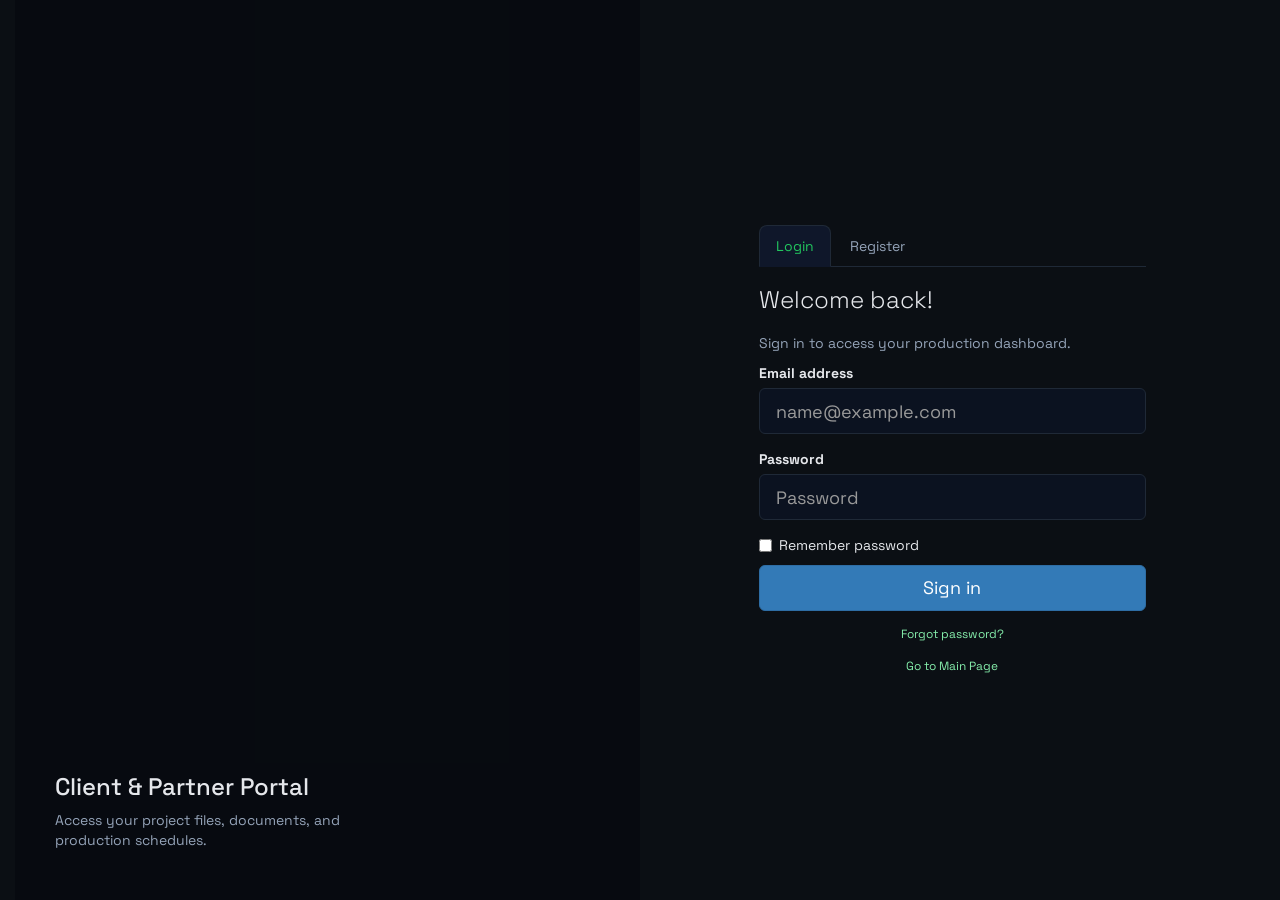
<file: index.html>
<!DOCTYPE html>
<html lang="en">
<head>
<meta charset="UTF-8">
<meta name="viewport" content="width=device-width, initial-scale=1">
<title>Creative Production House</title>
<link rel="preconnect" href="https://fonts.googleapis.com">
<link rel="preconnect" href="https://fonts.gstatic.com" crossorigin>
<link href="https://fonts.googleapis.com/css2?family=Space+Grotesk:wght@400;500;600;700&display=swap" rel="stylesheet">
<link href="https://cdn.jsdelivr.net/npm/bootstrap@5.3.3/dist/css/bootstrap.min.css" rel="stylesheet">
<link href="css/style.css" rel="stylesheet">
<script>
  (function () {
    var params = new URLSearchParams(window.location.search);
    if (params.get("auth") !== "1") {
      window.location.replace("login.html");
    }
  })();
</script>
</head>
<body>

<!-- Header -->
<header class="content-header text-white p-3">
<div class="container">
<h2 class="mb-1">Creative Production House</h2>
<p class="text-muted mb-0">Delivering high-quality visual content and creative media solutions.</p>
<nav class="mt-2">
<a href="login.html" class="btn btn-success me-2">Login / Register</a>
<a href="#content" class="btn btn-outline-light me-2">Content</a>
<a href="index.html" class="btn btn-outline-light">Home</a>
</nav>
</div>
</header>

<!-- Main Content -->
<div class="container my-4">
<div class="row">
<!-- Sidebar -->
<aside class="col-md-3 mb-3">
<div class="card content-card mb-3">
<div class="card-body">
<h5 class="card-title">Quick Access</h5>
<p class="card-text">Important shortcuts.</p>
<ul class="list-unstyled small text-muted mb-0">
<li>Our Portfolio</li>
<li>Behind the Scenes</li>
<li>Book a Session</li>
</ul>
</div>
</div>
<div class="card content-card mb-3">
<div class="card-body">
<h5 class="card-title">Production Stages</h5>
<p class="card-text">Our current active phases.</p>
<span class="badge content-badge me-1">Pre-Production</span>
<span class="badge content-badge me-1">Production</span>
<span class="badge content-badge">Post-Production</span>
</div>
</div>
<div class="card content-card mb-3">
<div class="card-body">
<h5 class="card-title">Services</h5>
<p class="card-text">What we can do for you.</p>
<ul class="list-unstyled small text-muted mb-0">
<li>Video Production</li>
<li>Post-Production</li>
<li>Equipment Rental</li>
</ul>
</div>
</div>
</aside>

<!-- Content -->
<main class="col-md-9" id="content">
<h3 class="fw-bold mb-3">Recent Projects</h3>
<p class="text-muted">Browse through our latest portfolio and creative endeavors.</p>
<div class="row">
<div class="col-md-6 mb-3">
<div class="card content-card h-100">
<div class="card-body">
<h5 class="card-title">Commercial Project</h5>
<p class="card-text">A recent commercial production showcasing dynamic visual storytelling.</p>
<a href="#" class="btn btn-outline-light">Watch Video</a>
</div>
</div>
</div>
<div class="col-md-6 mb-3">
<div class="card content-card h-100">
<div class="card-body">
<h5 class="card-title">Short Film Production</h5>
<p class="card-text">An independent short film highlighting our cinematic capabilities.</p>
<a href="#" class="btn btn-success">View Details</a>
</div>
</div>
</div>
</div>

<div class="card content-card mt-3">
<div class="card-body">
<h5 class="card-title">Project Announcement</h5>
<p class="card-text">
We are currently preparing for an upcoming major project. More details regarding collaboration and submissions will be shared soon.
</p>
<p class="card-text">
Stay tuned for further updates on our production schedule and related requirements.
</p>
<div class="d-flex flex-wrap gap-2">
<span class="badge content-badge">Coming Soon</span>
<span class="badge content-badge">Update</span>
<span class="badge content-badge">Announcement</span>
</div>
</div>
</div>
</main>
</div>
</div>

<!-- Footer -->
<footer class="content-footer text-white py-3">
<div class="container d-flex justify-content-between">
<div>
<h5 class="mb-1">Creative Studio</h5>
<small class="text-muted">© 2026 Creative Production House. All rights reserved.</small>
</div>
<div>
<a href="#" class="text-muted me-3">Privacy</a>
<a href="#" class="text-muted me-3">Terms</a>
<a href="#" class="text-muted">Support</a>
</div>
</div>
</footer>

<!-- Bootstrap JS -->
<script src="https://cdn.jsdelivr.net/npm/bootstrap@5.3.3/dist/js/bootstrap.bundle.min.js"></script>
</body>
</html>
</file>
<file: css/style.css>
body {
  font-family: "Space Grotesk", "Segoe UI", sans-serif;
  background: #0b0f14;
  color: #e5e7eb;
}

a {
  color: #86efac;
}

a:hover,
a:focus {
  color: #4ade80;
}

.text-muted {
  color: #94a3b8 !important;
}

.content-header {
  background: #0f172a;
  border-bottom: 1px solid #1f2937;
}

.content-footer {
  border-top: 1px solid #1f2937;
}

.content-card {
  background: #0f172a;
  border: 1px solid #1f2937;
  color: #e5e7eb;
}

.content-card .card-text {
  color: #cbd5f5;
}

.content-badge {
  background: #111827;
  border: 1px solid #1f2937;
  color: #e5e7eb;
}

.no-gutter {
  margin-left: 0;
  margin-right: 0;
}

.no-gutter > [class*="col-"] {
  padding-left: 0;
  padding-right: 0;
}

.login {
  min-height: 100vh;
  display: flex;
  align-items: center;
  padding: 60px 0;
}

.bg-image {
  background-image: url("https://source.unsplash.com/WEQbe2jBg40/900x1200");
  background-size: cover;
  background-position: center;
  min-height: 100vh;
  position: relative;
}

.bg-image:after {
  content: "";
  position: absolute;
  top: 0;
  right: 0;
  bottom: 0;
  left: 0;
  background: rgba(5, 8, 14, 0.6);
}

.bg-image .image-caption {
  position: absolute;
  z-index: 1;
  left: 40px;
  bottom: 40px;
  max-width: 300px;
}

.login-heading {
  font-weight: 300;
  margin-bottom: 20px;
}

.form-control {
  background: #0b1220;
  border-color: #1f2937;
  color: #e5e7eb;
  box-shadow: none;
}

.form-control:focus {
  border-color: #22c55e;
  box-shadow: none;
}

.btn-login {
  font-size: 0.9rem;
  letter-spacing: 0.05rem;
  padding: 0.75rem 1rem;
  text-transform: uppercase;
  font-weight: 600;
}

.register-section {
  padding: 50px 0 80px;
}

.auth-tabs {
  margin-bottom: 20px;
  border-bottom: 1px solid #1f2937;
}

.auth-tabs > li > a {
  color: #94a3b8;
  background: transparent;
  border: 1px solid transparent;
  border-radius: 8px 8px 0 0;
  padding: 10px 16px;
}

.auth-tabs > li > a:hover,
.auth-tabs > li > a:focus {
  color: #e5e7eb;
  background: #0f172a;
  border-color: #1f2937 #1f2937 transparent;
}

.auth-tabs > li.active > a,
.auth-tabs > li.active > a:hover,
.auth-tabs > li.active > a:focus {
  color: #22c55e;
  background: #0f172a;
  border-color: #1f2937 #1f2937 transparent;
}

.terms-row {
  margin-top: 4px;
  margin-bottom: 4px;
}

.terms-check {
  display: flex;
  align-items: center;
  gap: 10px;
  margin: 0;
  color: #cbd5e1;
  font-weight: 500;
}

.terms-check input[type="checkbox"] {
  margin: 0;
}

.modal-content {
  background: #0b1220;
  color: #e5e7eb;
  border-color: #1f2937;
}

.modal-header,
.modal-footer {
  border-color: #1f2937;
}

.colorgraph {
  display: none;
}
</file>
